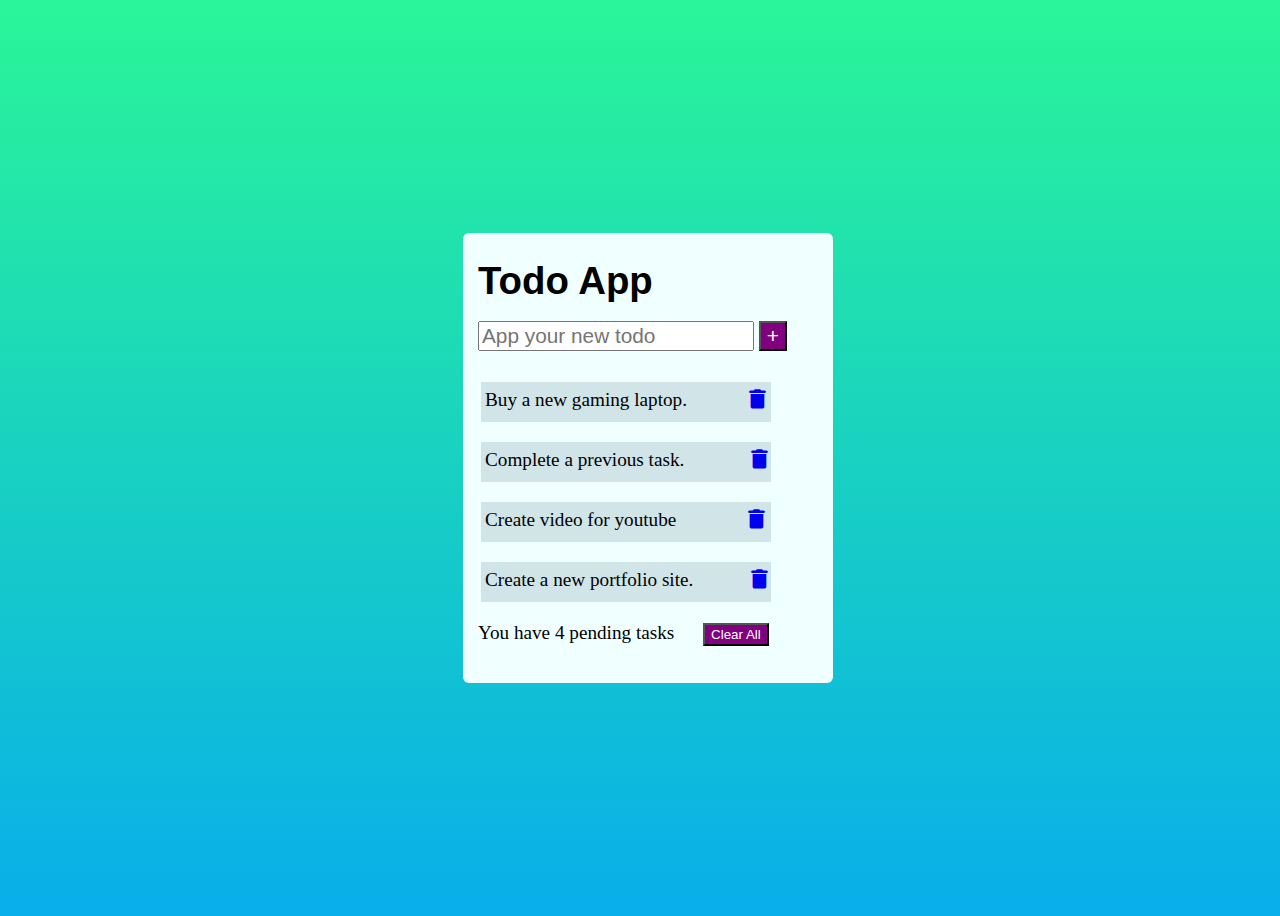
<file: project/1tamrin aval to do/index.html>
<!DOCTYPE html>
<html lang="en">

<head>
    <meta charset="UTF-8">
    <meta http-equiv="X-UA-Compatible" content="IE=edge">
    <meta name="viewport" content="width=device-width, initial-scale=1.0">
    <title>To do</title>
    <link rel="stylesheet" href="./todo.css">
    <link rel="stylesheet" href="./fontawesome/css/all.css">
</head>

<body>
    <div class="todo">
        <div class="name">
            <h1>Todo App</h1>
        </div>
        <div class="top">
            <input class="topp" type="text" placeholder="App your new todo" height="100px">
            <button class="topp" id="button" type="submit">+</button>
        </div>
        <div class="main">
            <ul class="list">
                <div class="li">
                    <li class="li1">Buy a new gaming laptop. &emsp;&emsp;&ensp;&nbsp;&nbsp;<span><a href="#"><i
                                    class="fa-solid fa-trash"></i></a></span>
                    </li>
                </div>
                <div class="li">
                    <li class="li1">Complete a previous task. &emsp;&emsp;&ensp;&nbsp;&ensp;<span><a href="#"><i
                                    class="fa-solid fa-trash"></i></a></span>
                    </li>
                </div>
                <div class="li">
                    <li class="li1">Create video for youtube &emsp;&emsp;&nbsp;&nbsp;&nbsp;&ensp;&nbsp;<span><a
                                href="#"><i class="fa-solid fa-trash"></i></a></span>
                    </li>
                </div>
                <div class="li">
                    <li class="li1">Create a new portfolio site. &emsp;&emsp;&ensp;&nbsp;<span><a href="#"><i
                                    class="fa-solid fa-trash"></i></a></span></li>
                </div>
            </ul>
        </div>
        <div class="bottom">
            <p class="cl">You have 4 pending tasks&emsp;&nbsp; <span><button class="clear" type="submit">Clear
                        All</button></span>
            </p>
        </div>
    </div>
</body>

</html>
</file>
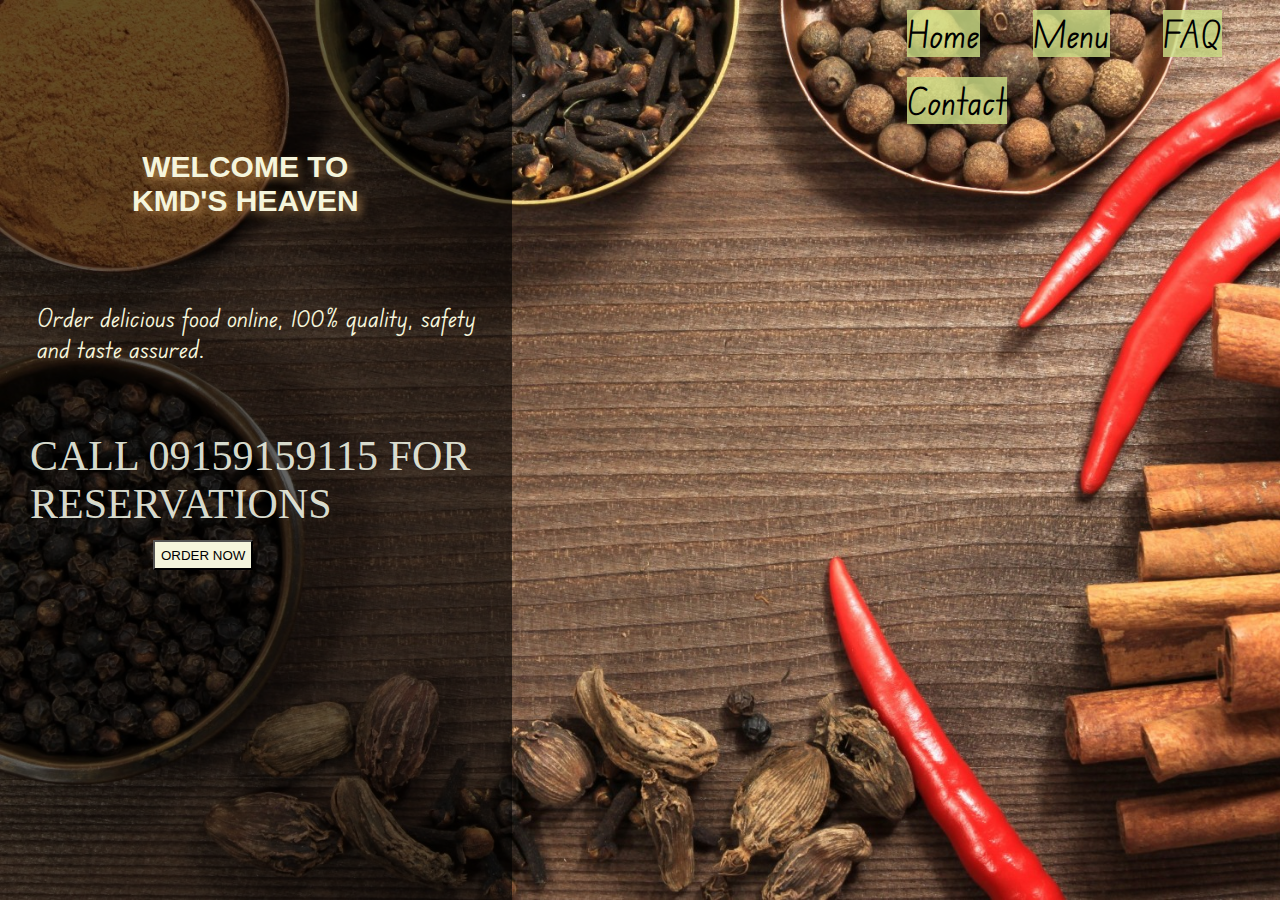
<file: project/Restaurant/index.html>
<!DOCTYPE html>
<html lang="en">

<head>
    <meta charset="UTF-8">
    <meta http-equiv="X-UA-Compatible" content="IE=edge">
    <meta name="viewport" content="width=device-width, initial-scale=1.0">
    <title>KMD's Restaurant</title>
    <link rel="stylesheet" href="./style.css">
    <link rel="preconnect" href="https://fonts.googleapis.com">
    <link rel="preconnect" href="https://fonts.gstatic.com" crossorigin>
    <link href="https://fonts.googleapis.com/css2?family=Edu+NSW+ACT+Foundation&family=Edu+VIC+WA+NT+Beginner:wght@700&display=swap" rel="stylesheet">
    <link rel="preconnect" href="https://fonts.googleapis.com">
<link rel="preconnect" href="https://fonts.gstatic.com" crossorigin>
<link href="https://fonts.googleapis.com/css2?family=Edu+NSW+ACT+Foundation&family=Edu+VIC+WA+NT+Beginner:wght@700&family=Saira:wght@100&display=swap" rel="stylesheet">
</head>

<body>
    <div class="rest">
        <div class="top">
            <ul class="list">
                <li class="li" id="f1">Home</li>
                <li class="li">Menu</li>
                <li class="li">FAQ</li>
                <li class="li">Contact</li>
            </ul>
        </div>
        <div class="body">
            <div class="sidebar">
                <h1 class="h1"> &emsp;WELCOME TO <br> &emsp;KMD'S HEAVEN</h1>
                <p class="p">Order delicious food online, 100% quality, safety and taste assured.</p>
                <div class="order">
                    <p class="pp">CALL 09159159115 FOR RESERVATIONS</p>
                    <button class="but" type="submit">ORDER NOW</button>
                </div>

            </div>
        </div>
    </div>
</body>

</html>
</file>
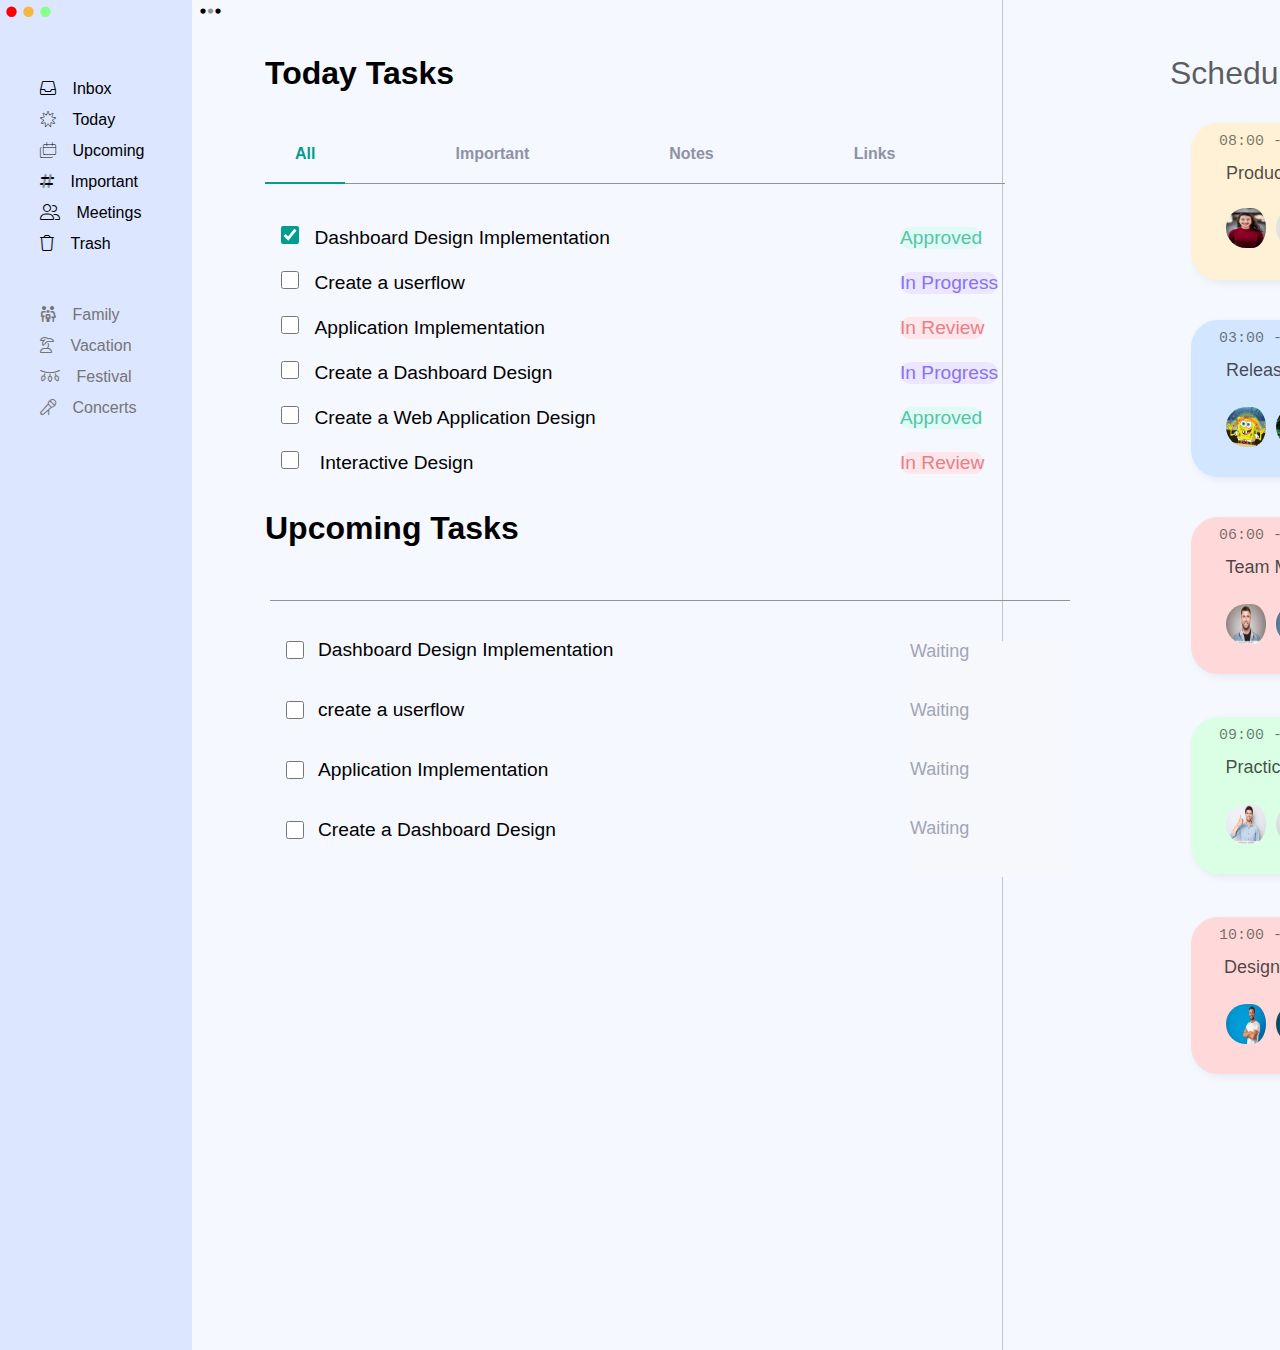
<file: projects/Dashboard/index.html>
<!DOCTYPE html>
<html lang="en">

<head>
    <meta charset="UTF-8">
    <meta http-equiv="X-UA-Compatible" content="IE=edge">
    <meta name="viewport" content="width=device-width, initial-scale=1.0">
    <title>Dashboard</title>
    <link rel="stylesheet" href="./style.css">
    <link rel="stylesheet" href="./fontawesome/css/all.css">
    <link rel="icon short-cut" href="./img/20220728_165956.png">

</head>

<body>
    <div class="left">
        <div class="left-up">
            <p class="eo"><span class="red" style="color:red ;">.</span><span class="orange"
                    style="color:rgba(255, 166, 0, 0.742) ;">.</span><span class="green"
                    style="color:rgb(138, 255, 138) ;">.</span>
        </div>
        <i class="fa-duotone fa-ellipsis" id="bi"></i>
        <div class="lbn">
            <div class="left-body">
                <ul class="l">
                    <li><span><i class="fa-light fa-inbox"></i>
                            <p>Inbox</p>
                        </span></li>
                    <li><span><i class="fa-thin fa-bahai"></i></span>
                        <p> Today</p>
                    </li>
                    <li><span><i class="fa-thin fa-calendars"></i></span>
                        <p>Upcoming</p>
                    </li>
                    <li><span><i class="fa-duotone fa-hashtag"></i></span>
                        <p>Important</p>
                    </li>
                    <li><span><i class="fa-light fa-user-group"></i></span>
                        <p>Meetings</p>
                    </li>
                    <li><span><i class="fa-light fa-trash"></i></span>
                        <p>Trash</p>
                    </li>
                </ul>
            </div>
            <div class="left-bot">
                <ul class="l">
                    <li><span><i class="fa-regular fa-family"></i></span>
                        <p> Family</p>
                    </li>
                    <li><span><i class="fa-light fa-island-tropical"></i></span>
                        <p>Vacation</p>
                    </li>
                    <li><span><i class="fa-light fa-lights-holiday"></i></span>
                        <p>Festival</p>
                    </li>
                    <li><span><i class="fa-light fa-microphone-stand"></i></span>
                        <p>Concerts</p>
                    </li>
                </ul>
            </div>
        </div>
    </div>
    <div class="body">
        <div class="ttk">
            <h1>Today Tasks</h1>
            <div class="asl">
                <div class="label-wrapper">
                    <input class="nav-item" type="radio" id="opt-1" name="cat" checked>
                    <label class="category" for="opt-1">All</label>
                </div>
                <div class="label-wrapper">
                    <input class="nav-item" type="radio" id="opt-2" name="cat">
                    <label class="category" for="opt-2">Important</label>
                </div>
                <div class="label-wrapper">
                    <input class="nav-item" type="radio" id="opt-3" name="cat">
                    <label class="category" for="opt-3">Notes</label>
                </div>
                <div class="label-wrapper">
                    <input class="nav-item" type="radio" id="opt-4" name="cat">
                    <label class="category" for="opt-4">Links</label>
                </div>
            </div>
            <ul class="tdy">
                <li><span><input class="check" type="checkbox" id="a1" checked></span><label for="a1"
                        class="labe">Dashboard Design Implementation</label>
                </li>
                <div class="Approved"><span class="ca"> Approved</span></div>
                <li><span><input class="check" type="checkbox" id="a2"></span><label for="a2" class="labe">Create a
                        userflow </label> </li>
                <div class="Progress"><span class="ca">In Progress</span></div>
                <li><span><input class="check" type="checkbox" id="a3"></span><label for="a3" class="labe">Application
                        Implementation</label></li>
                <div class="Review"><span class="ca">In Review</span></div>
                <li><span><input class="check" type="checkbox" id="a4"></span><label for="a4" class="labe">Create a
                        Dashboard Design</label></li>
                <div class="Progress"><span class="ca">In Progress</span></div>
                <li><span><input class="check" type="checkbox" id="a5"></span><label for="a5" class="labe">Create a Web
                        Application Design</label>
                </li>
                <div class="Approved"><span class="ca"> Approved</span></div>
                <li><span><input class="check" type="checkbox" id="a6"></span> <label for="a6" class="labe">Interactive
                        Design</label></li>
                <div class="Review"><span class="ca"> In Review</span></div>
            </ul>
        </div>
        <div class="ugk">
            <h1 class="UpcomingTasks">Upcoming Tasks</h1>
            <h2></h2>
            <ul class="nd">
                <li><span><input type="checkbox" id="b1"></span><p><label for="b1">Dashboard Design Implementation</label> </p></li>
                <li><span><input type="checkbox" id="b2"></span><p><label for="b2">create a userflow</label> </p></li>
                <li><span><input type="checkbox" id="b3"></span><p><label for="b3">Application Implementation</label> </p></li>
                <li><span><input type="checkbox" id="b4"></span><p><label for="b4">Create a Dashboard Design</label> </p></li>
            </ul>
            <ul class="wait">
                <li>Waiting</li>
                <li>Waiting</li>
                <li>Waiting</li>
                <li>Waiting</li>
            </ul>
        </div>
    </div>
    <div class="right">
        <div class="right-top">
            <i class="fa-light fa-user-group"></i>
            <span class="adad">5</span>
        </div>
        <header class="rightheader">
            <h1>Schedule</h1>
        </header>
        <div class="contant">
            <div class="tby">
                <div class="tby-top">
                    <div class="time">
                        08:00 - 09:00 AM
                    </div>
                    <div class="task-name">
                        Product Review
                    </div>
                    <div class="ico">
                        <span class="khast"><i class="fa-light fa-ellipsis-stroke-vertical"></i></span>
                    </div>
                    <div class="tby-bot">
                        <img src="./img/1.jpg" style="border-radius: 50px; width:40px;height: 40px; ">
                        <img src="./img/2.jpg" style="border-radius: 50px; width:40px;height: 40px; ">
                        <img src="./img/3.jpg" style="border-radius: 50px; width:40px;height: 40px; ">
                        <img src="./img/4.png" style="border-radius: 50px; width:40px;height: 40px; ">
                    </div>
                </div>
            </div>
            <div class="tbb">
                <div class="tbb-top">
                    <div class="time">
                        10:00 - 11:00 PM
                    </div>
                    <div class="task-name">
                        Design Meeting
                    </div>
                    <div class="ico">
                        <span class="khast"><i class="fa-light fa-ellipsis-stroke-vertical"></i></span>
                    </div>
                    <div class="tbb-bot">
                        <img src="./img/18.jpg" style="border-radius: 50px; width:40px;height: 40px; ">
                        <img src="./img/19.jpg" style="border-radius: 50px; width:40px;height: 40px; ">
                        <img src="./img/20.jpg" style="border-radius: 50px; width:40px;height: 40px; ">
                        <img src="./img/21.jpg" style="border-radius: 50px; width:40px;height: 40px; ">
                    </div>
                </div>
            </div>
        </div>
        <div class="tbg">
            <div class="tbg-top">
                <div class="time">
                    03:00 - 04:00 PM
                </div>
                <div class="task-name">
                    Release Event
                </div>
                <div class="ico">
                    <span class="khast"><i class="fa-light fa-ellipsis-stroke-vertical"></i></span>
                </div>
                <div class="tbg-bot">
                    <img src="./img/5.jpg" style="border-radius: 50px; width:40px;height: 40px; ">
                    <img src="./img/6.jpg" style="border-radius: 50px; width:40px;height: 40px; ">
                    <img src="./img/7.jpg" style="border-radius: 50px; width:40px;height: 40px; ">
                    <img src="./img/8.jpg" style="border-radius: 50px; width:40px;height: 40px; ">
                </div>
            </div>
        </div>
        <div class="tbbb">
            <div class="tbbb-top">
                <div class="time">
                    06:00 - 07:00 PM
                </div>
                <div class="task-name">
                    Team Meeting
                </div>
                <div class="ico">
                    <span class="khast"><i class="fa-light fa-ellipsis-stroke-vertical"></i></span>
                </div>
                <div class="tbbb-bot">
                    <img src="./img/9.jpg" style="border-radius: 50px; width:40px;height: 40px; ">
                    <img src="./img/22.jpg" style="border-radius: 50px; width:40px;height: 40px; ">
                    <img src="./img/10.jpg" style="border-radius: 50px; width:40px;height: 40px; ">
                </div>
            </div>
        </div>
        <div class="tbyy">
            <div class="tbyy-top">
                <div class="time">
                    09:00 - 10:00 PM
                </div>
                <div class="task-name">
                    Practice
                </div>
                <div class="ico">
                    <span class="khast"><i class="fa-light fa-ellipsis-stroke-vertical"></i></span>
                </div>
                <div class="tbyy-bot">
                    <img src="./img/11.jpg" style="border-radius: 50px; width:40px;height: 40px; ">
                    <img src="./img/12.jpg" style="border-radius: 50px; width:40px;height: 40px; ">
                    <img src="./img/14.jpg" style="border-radius: 50px; width:40px;height: 40px; ">
                </div>
            </div>
        </div>
    </div>
    </div>
</body>

</html>
</file>
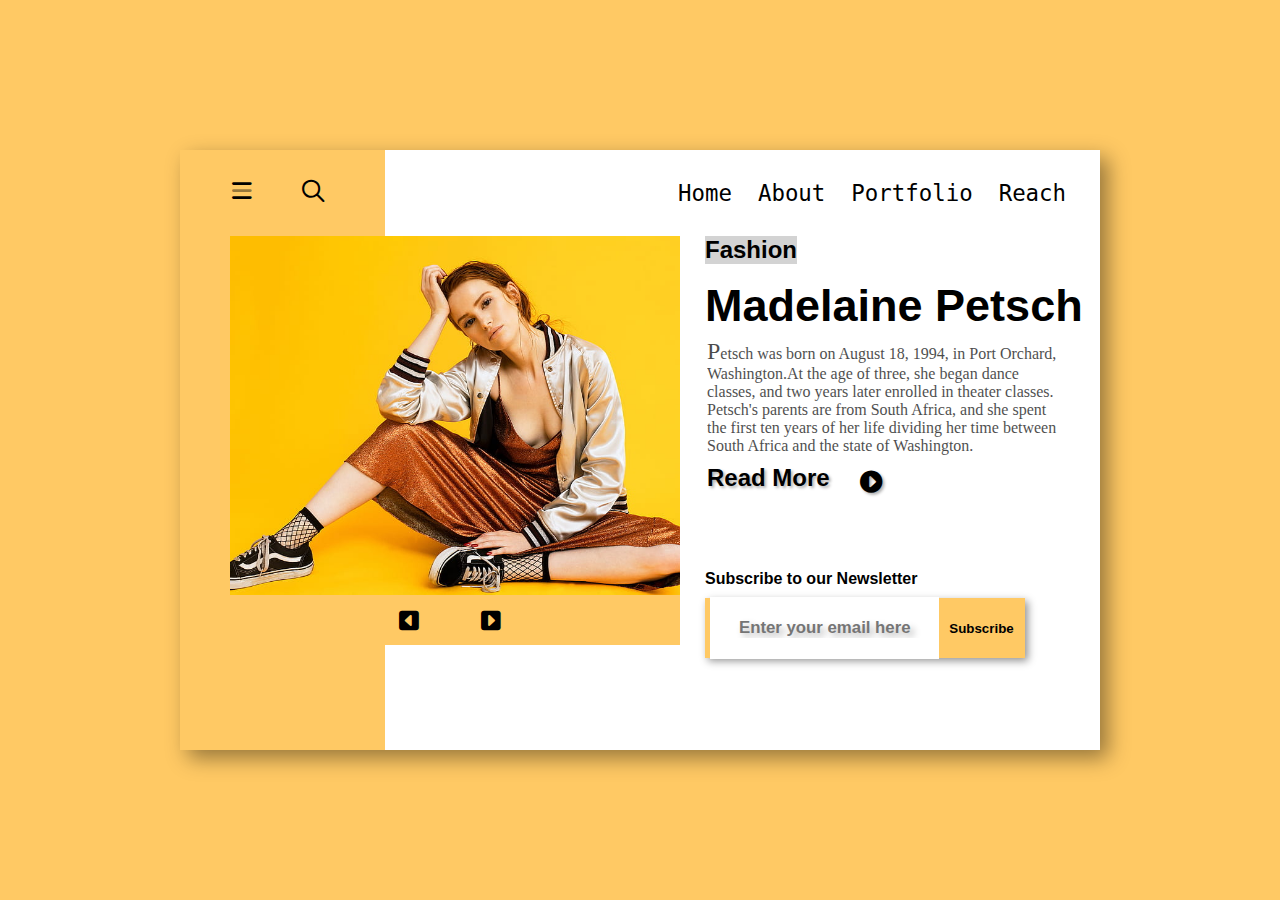
<file: projects/Madelaine/index.html>
<!DOCTYPE html>
<html lang="en">

<head>
    <meta charset="UTF-8">
    <meta http-equiv="X-UA-Compatible" content="IE=edge">
    <meta name="viewport" content="width=device-width, initial-scale=1.0">
    <title>kmd</title>
    <link rel="stylesheet" href="./style.css">
    <link rel="stylesheet" href="./fontawesome/css/all.css">
    <link rel="icon short-cut" href="./img/20220728_165956.png">
</head>

<body>
    <div class="body">
        <div class="is">
            <div class="navbar">
                <div class="icon">
                    <i id="b1" class="fa-duotone fa-bars"></i>
                    <i id="b2" class="fa-regular fa-magnifying-glass"></i>
                </div>
                <div class="link">
                    <li class="li">Home</li>
                    <li class="li">About</li>
                    <li class="li">Portfolio</li>
                    <li class="li">Reach</li>
                </div>
            </div>
            <div class="ri">
                <div class="picture"></div>
                <div class="change">
                    <button class="leftrigh"><i class="fa-solid fa-square-caret-left"></i></button>
                    <button class="leftrigh"><i class="fa-solid fa-square-caret-right"></i></button>
                </div>
            </div>
        </div>
        <div class="section">
            <h2 class="cat">Fashion</h2>
            <h1 class="name">Madelaine Petsch</h1>
            <p class="para">etsch was born on August 18, 1994, in Port Orchard, Washington.At the age of three, she began dance
                classes, and two years later enrolled in theater classes. Petsch's parents are from South Africa, and
                she spent the first ten years of her life dividing her time between South Africa and the state of
                Washington.</p>
            <h3 class="read">Read More</h3><i class="fa-solid fa-circle-caret-right" id="re"></i>
            <div class="fot">
                <h4>Subscribe to our Newsletter</h4>
                <div class="bas">
                    <input class="enter" type="text" placeholder="Enter your email here">
                    <button class="subscribe" type="submit">Subscribe</button></span>
                </div>
            </div>
        </div>

    </div>

</body>

</html>
</file>
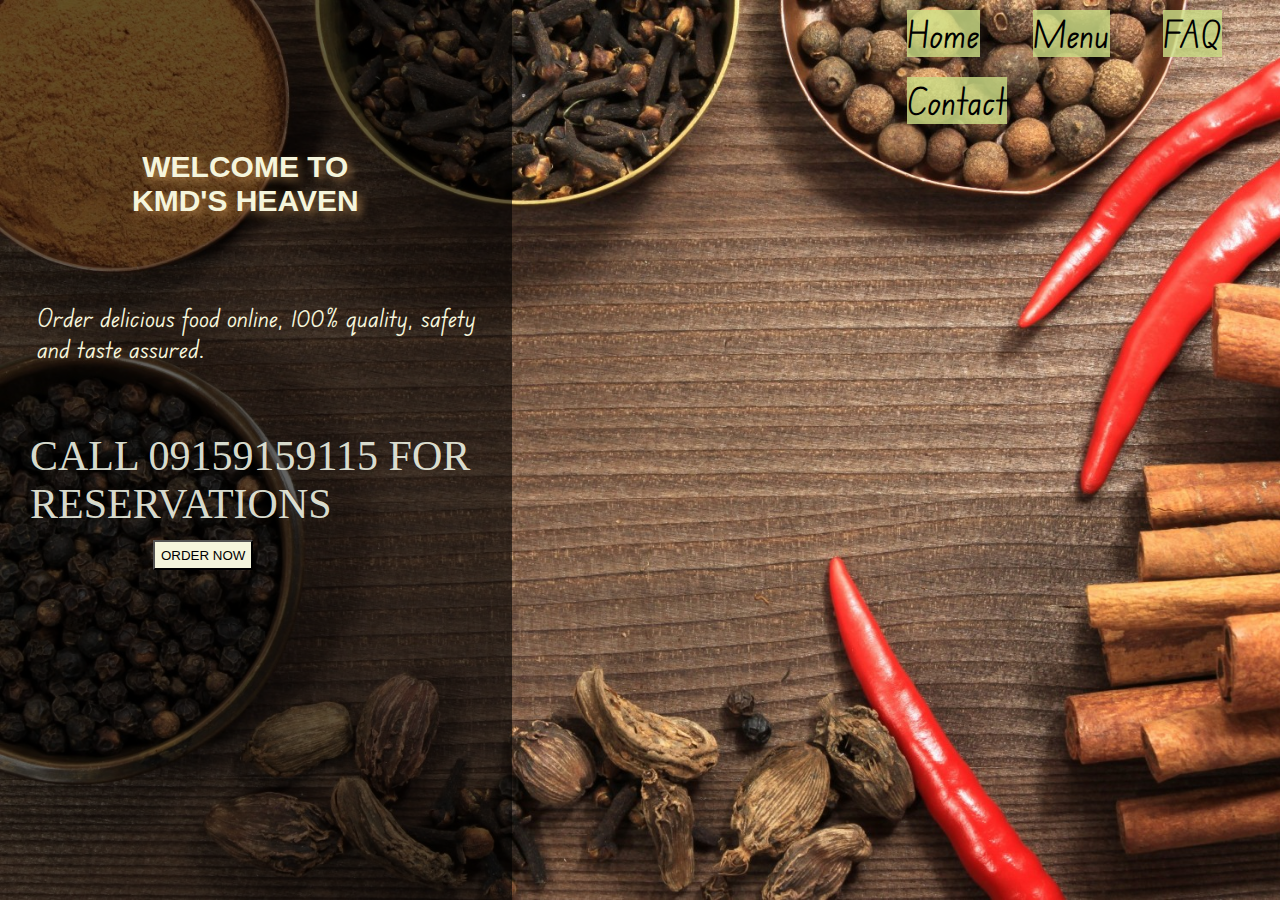
<file: projects/Restaurant/index.html>
<!DOCTYPE html>
<html lang="en">

<head>
    <meta charset="UTF-8">
    <meta http-equiv="X-UA-Compatible" content="IE=edge">
    <meta name="viewport" content="width=device-width, initial-scale=1.0">
    <title>KMD's Restaurant</title>
    <link rel="stylesheet" href="./style.css">
    <link rel="preconnect" href="https://fonts.googleapis.com">
    <link rel="preconnect" href="https://fonts.gstatic.com" crossorigin>
    <link
        href="https://fonts.googleapis.com/css2?family=Edu+NSW+ACT+Foundation&family=Edu+VIC+WA+NT+Beginner:wght@700&display=swap"
        rel="stylesheet">
    <link rel="preconnect" href="https://fonts.googleapis.com">
    <link rel="preconnect" href="https://fonts.gstatic.com" crossorigin>
    <link
        href="https://fonts.googleapis.com/css2?family=Edu+NSW+ACT+Foundation&family=Edu+VIC+WA+NT+Beginner:wght@700&family=Saira:wght@100&display=swap"
        rel="stylesheet">
</head>

<body>
    <div class="rest">
        <div class="top">
            <ul class="list">
                <li class="li" id="f1">Home</li>
                <li class="li">Menu</li>
                <li class="li">FAQ</li>
                <li class="li">Contact</li>
            </ul>
        </div>
        <div class="body">
            <div class="sidebar">
                <h1 class="h1"> &emsp;WELCOME TO <br> &emsp;KMD'S HEAVEN</h1>
                <p class="p">Order delicious food online, 100% quality, safety and taste assured.</p>
                <div class="order">
                    <p class="pp">CALL 09159159115 FOR RESERVATIONS</p>
                    <button class="but" type="submit">ORDER NOW</button>
                </div>

            </div>
        </div>
    </div>
</body>

</html>
</file>
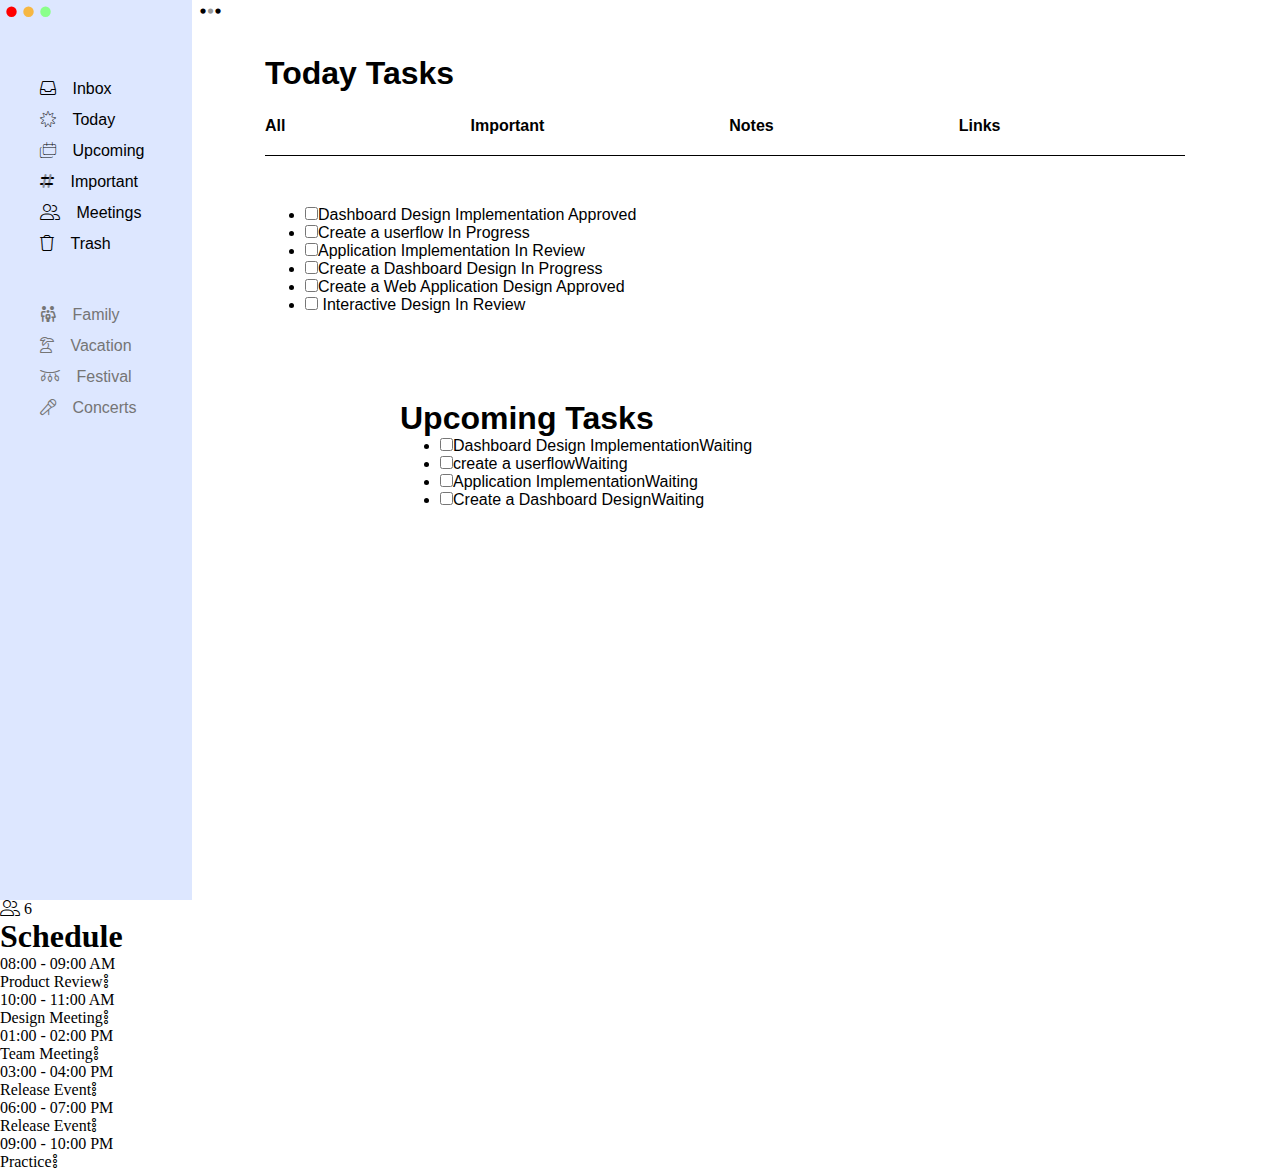
<file: projects/taskss(kamel nist)/index.html>
<!DOCTYPE html>
<html lang="en">

<head>
    <meta charset="UTF-8">
    <meta http-equiv="X-UA-Compatible" content="IE=edge">
    <meta name="viewport" content="width=device-width, initial-scale=1.0">
    <title>tasks</title>
    <link rel="stylesheet" href="./style.css">
    <link rel="stylesheet" href="./fontawesome/css/all.css">
</head>

<body>
    <div class="left">
        <div class="left-up">
            <p class="eo"><span class="red" style="color:red ;">.</span><span class="orange"
                    style="color:rgba(255, 166, 0, 0.742) ;">.</span><span class="green"
                    style="color:rgb(138, 255, 138) ;">.</span>
        </div>
        <i class="fa-duotone fa-ellipsis" id="bi"></i>
        <div class="lbn">
            <div class="left-body">
                <ul class="l">
                    <li><span><i class="fa-light fa-inbox"></i>
                            <p>Inbox</p>
                        </span></li>
                    <li><span><i class="fa-thin fa-bahai"></i></span>
                        <p> Today</p>
                    </li>
                    <li><span><i class="fa-thin fa-calendars"></i></span>
                        <p>Upcoming</p>
                    </li>
                    <li><span><i class="fa-duotone fa-hashtag"></i></span>
                        <p>Important</p>
                    </li>
                    <li><span><i class="fa-light fa-user-group"></i></span>
                        <p>Meetings</p>
                    </li>
                    <li><span><i class="fa-light fa-trash"></i></span>
                        <p>Trash</p>
                    </li>
                </ul>
            </div>
            <div class="left-bot">
                <ul class="l">
                    <li><span><i class="fa-regular fa-family"></i></span>
                        <p> Family</p>
                    </li>
                    <li><span><i class="fa-light fa-island-tropical"></i></span>
                        <p>Vacation</p>
                    </li>
                    <li><span><i class="fa-light fa-lights-holiday"></i></span>
                        <p>Festival</p>
                    </li>
                    <li><span><i class="fa-light fa-microphone-stand"></i></span>
                        <p>Concerts</p>
                    </li>
                </ul>
            </div>
        </div>
    </div>
    <div class="body">
        <div class="ttk">
            <h1>Today Tasks</h1>
            <div class="asl">
                <div class="label-wrapper">
                    <input class="nav-item" type="radio" id="opt-1" name="cat">
                    <label class="category" for="opt-1">All</label>
                </div>
                <div class="label-wrapper">
                    <input class="nav-item" type="radio" id="opt-2" name="cat">
                    <label class="category" for="opt-2">Important</label>
                </div>
                <div class="label-wrapper">
                    <input class="nav-item" type="radio" id="opt-3" name="cat">
                    <label class="category" for="opt-3">Notes</label>
                </div>
                <div class="label-wrapper">
                    <input class="nav-item" type="radio" id="opt-4" name="cat">
                    <label class="category" for="opt-4">Links</label>
                </div>
            </div>
            <ul class="tdy">
                <li><span><input class="check" type="checkbox"></span><label>Dashboard Design Implementation</label>
                    <span class="approved"> Approved</span></li>
                <li><span><input class="check" type="checkbox"></span><label>Create a userflow </label><span
                        class="progress"></span>In
                    Progress</li>
                <li><span><input class="check" type="checkbox"></span><label>Application Implementation</label><span
                        class="review"></span> In Review</li>
                <li><span><input class="check" type="checkbox"></span><label>Create a Dashboard Design</label><span
                        class="progress"></span> In Progress</li>
                <li><span><input class="check" type="checkbox"></span><label>Create a Web Application
                        Design</label><span class="approved"> Approved</span></li>
                <li><span><input class="check" type="checkbox"></span> <label>Interactive Design</label><span
                        class="review"> In Review</span></li>
            </ul>
        </div>
        <div class="ugk">
            <h1 class="UpcomingTasks">Upcoming Tasks</h1>
            <ul class="nd">
                <li><span><input type="checkbox"></span>Dashboard Design Implementation<span
                        class="waiting">Waiting</span></li>
                <li><span><input type="checkbox"></span>create a userflow<span class="waiting">Waiting</span></li>
                <li><span><input type="checkbox"></span>Application Implementation<span class="waiting">Waiting</span>
                </li>
                <li><span><input type="checkbox"></span>Create a Dashboard Design<span class="waiting">Waiting</span>
                </li>
            </ul>
        </div>
    </div>
    <div class="right">
        <div class="right-top">
            <i class="fa-light fa-user-group"></i>
            <span class="adad">6</span>
        </div>
        <header class="rightheader">
            <h1>Schedule</h1>
        </header>
        <div class="contant">
            <div class="tby">
                <div class="tby-top">
                    <div class="time">
                        08:00 - 09:00 AM
                    </div>
                    <div class="task-name">
                        Product Review<span class="khast"><i class="fa-light fa-ellipsis-stroke-vertical"></i></span>
                    </div>
                </div>
                <div class="tby-bot">
                </div>
            </div>
            <div class="tbb">
                <div class="tbb-top">
                    <div class="time">
                        10:00 - 11:00 AM
                    </div>
                    <div class="task-name">
                        Design Meeting<span class="khast"><i class="fa-light fa-ellipsis-stroke-vertical"></i></span>
                    </div>
                </div>
                <div class="tbb-bot">
                </div>
            </div>
            <div class="tbr">
                <div class="tbr-top">
                    <div class="time">
                        01:00 - 02:00 PM
                    </div>
                    <div class="task-name">
                        Team Meeting<span class="khast"><i class="fa-light fa-ellipsis-stroke-vertical"></i></span>
                    </div>
                </div>
                <div class="tbr-bot">
                </div>
            </div>
            <div class="tbg">
                <div class="tbg-top">
                    <div class="time">
                        03:00 - 04:00 PM
                    </div>
                    <div class="task-name">
                        Release Event<span class="khast"><i class="fa-light fa-ellipsis-stroke-vertical"></i></span>
                    </div>
                </div>
                <div class="tbg-bot">
                </div>
            </div>
            <div class="tbbb">
                <div class="tbbb-top">
                    <div class="time">
                        06:00 - 07:00 PM
                    </div>
                    <div class="task-name">
                        Release Event<span class="khast"><i class="fa-light fa-ellipsis-stroke-vertical"></i></span>
                    </div>
                </div>
                <div class="tbbb-bot">
                </div>
            </div>
            <div class="tbyy">
                <div class="tbyy-top">
                    <div class="time">
                        09:00 - 10:00 PM
                    </div>
                    <div class="task-name">
                        Practice<span class="khast"><i class="fa-light fa-ellipsis-stroke-vertical"></i></span>
                    </div>
                </div>
                <div class="tbyy-bot">
                </div>
            </div>
        </div>
    </div>
</body>

</html>
</file>
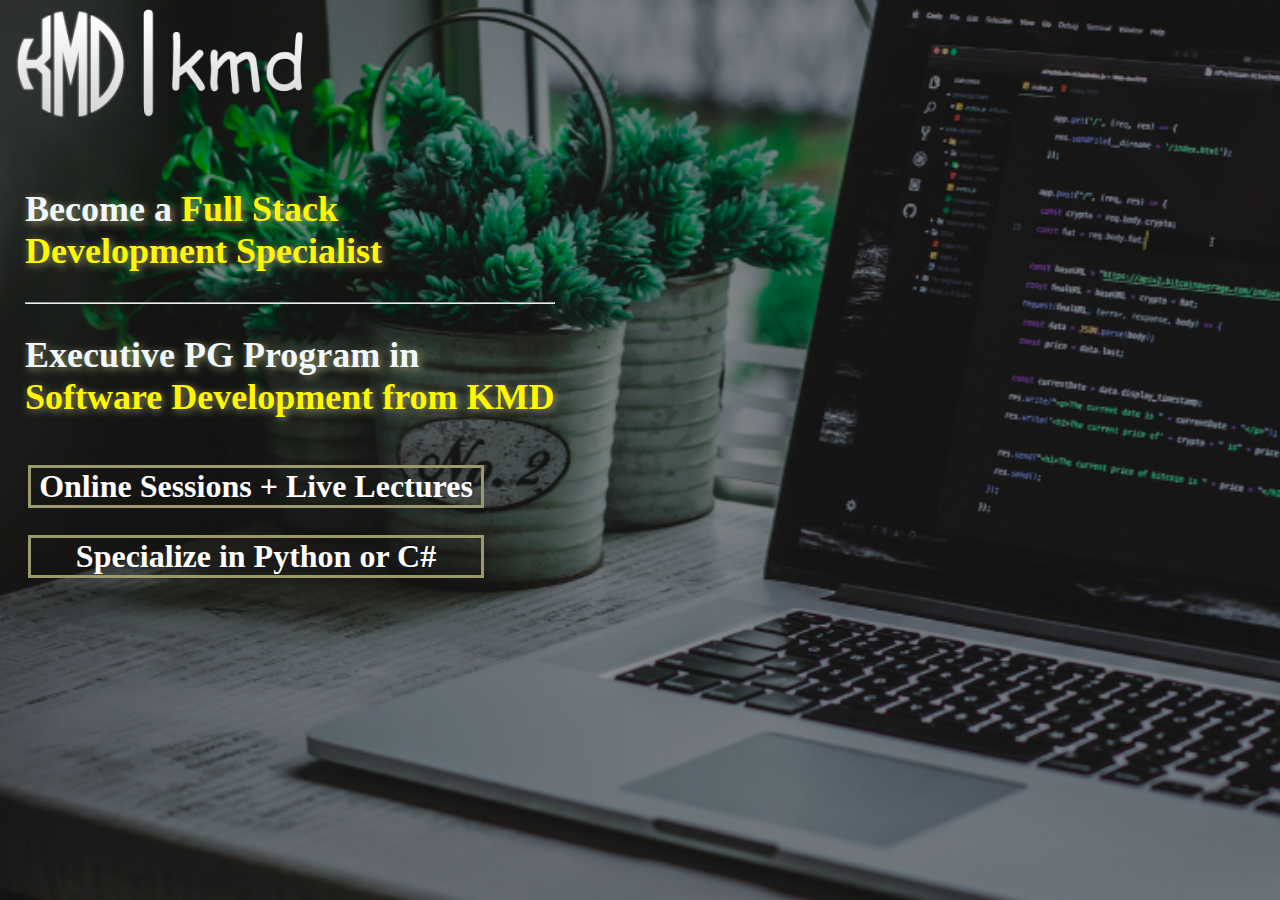
<file: projects/webpage/index.html>
<!DOCTYPE html>
<html lang="en">

<head>
    <meta charset="UTF-8">
    <meta http-equiv="X-UA-Compatible" content="IE=edge">
    <meta name="viewport" content="width=device-width, initial-scale=1.0">
    <title>KMD</title>
    <link rel="stylesheet" href="./style.css">
    <link rel="icon short-cut" href="./img/20220728_165956.png">
</head>

<body>
    <div class="body">
        <div class="logo"></div>
        <div class="main">
            <h2>Become a <span> Full Stack <br>Development Specialist</span></h2>
            <hr>
            <h2>Executive PG Program in <span> <br>Software Development from KMD</span></h2>
        </div>
        <div class="fot">
            <h2 class="link" id="l1">Online Sessions + Live Lectures</h2>
            <h2 class="link" id="l2">Specialize in Python or C#</h2>
        </div>
    </div>

</body>

</html>
</file>
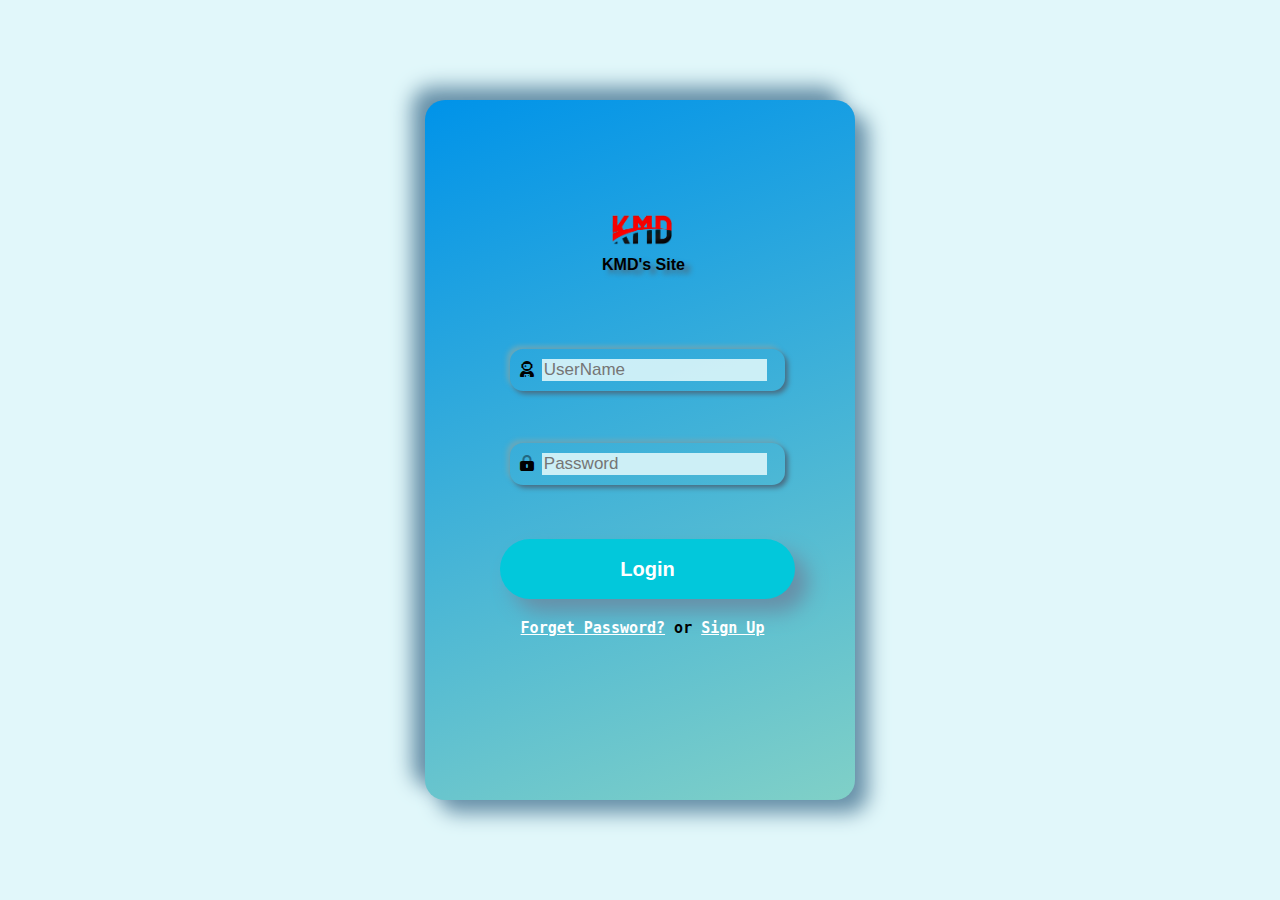
<file: projects/Login/project.html>
<!DOCTYPE html>
<html lang="en">
<head>
    <meta charset="UTF-8">
    <meta http-equiv="X-UA-Compatible" content="IE=edge">
    <meta name="viewport" content="width=device-width, initial-scale=1.0">
    <title>Document</title>
    <link rel="stylesheet" href="./style.css">
    <link rel="stylesheet" href="./fontawesome/css/all.css">
</head>
<body>
    <div class="login">
        <div class="logo"></div>
        <div class="logoname">KMD's Site</div>
        <div class="fields">
            <div class="user">
                <i class="fa-solid fa-user-astronaut" id="f0"></i>
                <input type="text" class="username" placeholder="UserName">
            </div>
            <div class="pass">
                <i class="fa-duotone fa-lock-keyhole" id="f1"></i>
                <input type="password" class="pasword" placeholder="Password">
            </div>
        </div>
        <div class="but"><button class="loginput">Login</button></div>
        <div class="link">
            <a href="#">Forget Password?</a> or <a href="#">Sign Up</a>
        </div>
    </div>
</body>
</html>
</file>
<file: project/1tamrin aval to do/todo.css>
/* *{
    margin: 0;
} */
body{
    height: 100vh;
    width: 100vw;
    background-color: #08AEEA;
    background-image: -webkit-linear-gradient(0deg, #08AEEA 0%, #2AF598 100%);
    background-image: -moz-linear-gradient(0deg, #08AEEA 0%, #2AF598 100%);
    background-image: -o-linear-gradient(0deg, #08AEEA 0%, #2AF598 100%);
    background-image: linear-gradient(0deg, #08AEEA 0%, #2AF598 100%);
    display: grid;
    justify-content: center;
    align-items: center;
    font-size: larger;
}
.todo{
    height: 450px;
    width: 370px;
    background-color: azure;
    display: flex;
    flex-direction: column;
    justify-content: center;
    position: relative;
    border-radius: 6px;
    
}
.name{
    font-family: Arial, Helvetica, sans-serif;
    position: absolute;
    top: 0px;
    left: 15px;
}
.top{
    position: absolute;
    top: 88px;
    left: 15px;
}
.topp{
    font-size:1.3rem;
}
#button {
    color: white;
    background-color: purple;
    cursor: pointer;
}
i:hover{
    text-shadow: 2px 3px 8px red ;
}
i:visited{
    color: purple;
}
.list{
    position: absolute;
    top: 120px;
    left: -32px;
    display: flex;
    flex-direction: column;
}
.li{
    width: 290px;
    height: 40px;
    display: inline-block;
    list-style: none;
    margin: 10px;
    background-color: #8caab550;
}
.li1{
    padding-top: 7px;
    padding-left: 4px;
    text-align: left;
    justify-content: center;    
}
.bottom{
    position: absolute;
    top: 370px;
    left: 15px;
}
.clear{
    height: 23px;
    color: white;
    background-color: purple;
    cursor: pointer;
}
</file>
<file: project/Restaurant/style.css>
*{
    margin: 0;
}
body{
    position: relative;
}
.rest{
    height: 100vh;
    width: 100vw;
    background-image: url("./img/restaurant-website.jpg");
    background-repeat: no-repeat;
    background-attachment: fixed;
    background-size: cover;
}
.list{
    position: absolute;
    left: 828px;
}
.li{
    font-family: 'Edu NSW ACT Foundation', cursive;    
    background-color: rgba(205, 222, 135, 0.815);
    margin: 10px;
    display: inline-block;
    cursor: pointer;
    list-style: none;
    font-size: 37px;
    margin-left: 39px;
    transition: all 1.5s ease;
}
.li:hover{
    text-align: center;
    width: 190px;
    background-color: rgba(0, 0, 0, 0.646);
    color: bisque;
}
.sidebar {
    background-color: rgba(0, 0, 0, 0.61);
    display: flex;
    flex-direction: column;
    width: 40%;
    height: 100vh;
    justify-content: center;
    color: beige;
    position: relative;
    
}
.h1{
    text-align: center;
    font-family: Arial, Helvetica, sans-serif;
    position: absolute;
    top: 150px;
    left:102px;
    font-size: 30px;
    text-shadow: 4px 4px 8px rgba(251, 189, 113, 0.555);

}
.p{
    font-family: 'Edu VIC WA NT Beginner', cursive;    font-size: 25px;
    color: beige;
    position: absolute;
    top: 302px;
    left: 37px;
}
.pp{
    font-size: 42px;
    color: rgba(243, 247, 232, 0.902);
    position: absolute;
    top: 432px;
    left: 30px;
}
.but{
    position: absolute;
    top: 540px;
    left: 153px;
    background-color: beige;
    height: 30px;
    transition: all 2s;
}
.but:hover{
    background-color: coral;
    border-radius: 16px;
}
</file>
<file: projects/Dashboard/style.css>
* {
    margin: 0;
}

body {
    position: relative;
    background-color: #f5f8ff;
}

.left {
    position: relative;
    width: 15%;
    height: 150vh;
    background-color: #d7e3ffd8;
}

.left-up {
    cursor: pointer;
    display: flex;
}

.eo {
    cursor: pointer;
    left: 3px;
    top: -64px;
    position: absolute;
    font-size: 5.5rem;
}

.eo span {
    margin: -2.5px;
}

#bi {
    cursor: pointer;
    top: -1px;
    left: 200px;
    position: absolute;
    font-size: x-large;
}

.lbn {
    font-family: Arial, Helvetica, sans-serif;
    position: absolute;
    top: 80px;
}

.lbn p {
    text-align: left;
    display: inline-block;
}

.l {
    list-style: none;
    text-align: left;
}

.l p {
    cursor: pointer;
    text-align: left;
}

.left-body {
    margin-bottom: 40px;
}

.left-body i {
    cursor: pointer;
    margin-right: 12px;
    margin-bottom: 15px;

}

.left-bot i {
    cursor: pointer;
    margin-right: 12px;
    margin-bottom: 15px;
}

.left-bot {
    color: rgb(117, 117, 117);
}

.body {
    border-right: 1px solid rgba(0, 0, 0, 0.212);
    font-family: Arial, Helvetica, sans-serif;
    width: 47%;
    height: 150vh;
    position: absolute;
    top: 0;
    left: 400px;
}

.ttk {
    position: absolute;
    top: 55px;
    left: -135px;
}

.asl {
    color: #8e92a4;
    display: flex;
    margin-bottom: 50px;
    list-style: none;
    border-bottom: 1px solid #8e92a4;
    padding: 10px 0px 20px 0px;
}

.label-wrapper {
    margin-top: 25px;
    margin-right: 80px;
}


.nav-item {
    visibility: hidden;
}

.category {
    border-bottom: 1px solid #8e92a400;
    font-family: Arial, Helvetica, sans-serif;
    font-weight: 600;
    padding: 20px 30px;
    cursor: pointer;
}

#opt-1:checked+label,
#opt-2:checked+label,
#opt-3:checked+label,
#opt-4:checked+label {
    color: #009e90;
    border-bottom: 2px solid #009e90;
}

.tdy {
    display: flex;
    flex-direction: column;
    font-size: larger;
    font-family: Arial, Helvetica, sans-serif;
    list-style: none;
}

.tdy li {
    margin-top: -18px;
    margin-left: -25px;
    padding-bottom: 30px;
}

.check {
    margin-top: 10px;
    accent-color: #009e90;
    height: 18px;
    width: 20px;
    margin-right: 14.5px;
}

.ca {
    display: flex;
    flex-direction: column;
    align-items: center;
    margin-top: -52px;
}


.tdy {
    position: relative;
}

.Approved span {
    position: absolute;
    left: 635px;
    flex-direction: column;
    align-items: center;
    display: inline;
    background-color: #e0fbf6;
    color: #58c2a9;
    border-radius: 20px;
}

.Progress span {
    position: absolute;
    left: 635px;
    flex-direction: column;
    align-items: center;
    display: inline;
    background-color: #ece7fe;
    color: #8972f3;
    border-radius: 20px;
}

.Review span {
    position: absolute;
    left: 635px;
    flex-direction: column;
    align-items: center;
    display: inline;
    background-color: #fde7ea;
    color: #e77f89;
    border-radius: 20px;
}

.right {
    position: absolute;
    top: 0px;
    left: 1250px;
}
.right i{
    cursor: pointer;
}
.right i:hover{
    text-shadow:3px 3px 5px rgba(0, 0, 0, 0.409);
}
.right-top {
    position: absolute;
    top: 30px;
    left: 160px;
}

.right-top i {
    font-size: larger;
    position: absolute;
    top: 7px;
    left: 7px;
}

.adad {
    border-radius: 30px;
    font-family: monospace;
    font-size: xx-large;
    font-weight: 700;
    text-align: center;
    height: 30px;
    width: 30px;
    background-color: #8972f3;
    position: absolute;
    left: 40px;
    cursor: pointer;
}
.adad:hover{
    box-shadow: 2px 2px 10px #8a72f3;
}

.rightheader {
    font-family: Arial, Helvetica, sans-serif;
    position: absolute;
    top: 55px;
    left: -80px;
}

.rightheader h1 {
    font-weight: 80;
    color: rgba(0, 0, 0, 0.635);
}

.tby {
    cursor: pointer;
    box-shadow: 3px 3px 8px rgba(0, 0, 0, 0.066);
    width: 300px;
    height: 157px;
    position: absolute;
    top: 123px;
    background-color: #fff1d6;
    text-align: center;
    border-radius: 27px;
    left: -59px;
}

.tby-top {
    position: relative;
}

.tby-top .time {
    margin-top: 10px;
    margin-left: -100px;
    font-size: 15px;
    font-family: monospace;
    color: rgba(0, 0, 0, 0.534);
}

.tby-top .task-name {
    font-size: large;
    margin-top: 13px;
    color: rgba(0, 0, 0, 0.703);
    margin-left: -104px;
    font-family: Arial, Helvetica, sans-serif;
}

.tby-top .ico {
    margin-left: 230px;
    margin-top: -33px;
    color: rgba(0, 0, 0, 0.703);
}

.tby-bot {
    position: absolute;
    display: flex;
    top: 73px;
    left: 33px;
}

.tby-bot img {
    padding: 2px;
    padding-right: 8px;
}

.tbg {
    cursor: pointer;
    box-shadow: 3px 3px 8px rgba(0, 0, 0, 0.066);
    width: 300px;
    height: 157px;
    position: absolute;
    top: 320px;
    background-color: #d3e6ff;
    text-align: center;
    border-radius: 27px;
    left: -59px;
}

.tbg-top .time {
    margin-top: 10px;
    margin-left: -100px;
    font-size: 15px;
    font-family: monospace;
    color: rgba(0, 0, 0, 0.534);
}

.tbg-top .task-name {
    font-size: large;
    margin-top: 13px;
    color: rgba(0, 0, 0, 0.703);
    margin-left: -113px;
    font-family: Arial, Helvetica, sans-serif;
}

.tbg-top .ico {
    margin-left: 230px;
    margin-top: -33px;
    color: rgba(0, 0, 0, 0.703);
}

.tbg-bot {
    position: absolute;
    display: flex;
    top: 85px;
    left: 33px;
}

.tbg-bot img {
    padding: 2px;
    padding-right: 8px;
}

.tbbb {
    cursor: pointer;
    box-shadow: 3px 3px 8px rgba(0, 0, 0, 0.066);
    width: 300px;
    height: 157px;
    position: absolute;
    top: 517px;
    background-color: #ffd9d9;
    text-align: center;
    border-radius: 27px;
    left: -59px;
}

.tbbb-top .time {
    margin-top: 10px;
    margin-left: -100px;
    font-size: 15px;
    font-family: monospace;
    color: rgba(0, 0, 0, 0.534);
}

.tbbb-top .task-name {
    font-size: large;
    margin-top: 13px;
    color: rgba(0, 0, 0, 0.703);
    margin-left: -118px;
    font-family: Arial, Helvetica, sans-serif;
}

.tbbb-top .ico {
    margin-left: 230px;
    margin-top: -33px;
    color: rgba(0, 0, 0, 0.703);
}

.tbbb-bot {
    position: absolute;
    display: flex;
    top: 85px;
    left: 33px;
}

.tbbb-bot img {
    padding: 2px;
    padding-right: 8px;
}

.tbyy {
    cursor: pointer;
    box-shadow: 3px 3px 8px rgba(0, 0, 0, 0.066);
    width: 300px;
    height: 157px;
    position: absolute;
    top: 717px;
    background-color: #daffe5;
    text-align: center;
    border-radius: 27px;
    left: -59px;
}

.tbyy-top .time {
    margin-top: 10px;
    margin-left: -100px;
    font-size: 15px;
    font-family: monospace;
    color: rgba(0, 0, 0, 0.534);
}

.tbyy-top .task-name {
    font-size: large;
    margin-top: 13px;
    color: rgba(0, 0, 0, 0.703);
    margin-left: -166px;
    font-family: Arial, Helvetica, sans-serif;
}

.tbyy-top .ico {
    margin-left: 230px;
    margin-top: -33px;
    color: rgba(0, 0, 0, 0.703);
}

.tbyy-bot {
    position: absolute;
    display: flex;
    top: 85px;
    left: 33px;
}

.tbyy-bot img {
    padding: 2px;
    padding-right: 8px;
}

.tbb {
    cursor: pointer;
    box-shadow: 3px 3px 8px rgba(0, 0, 0, 0.066);
    width: 300px;
    height: 157px;
    position: absolute;
    top: 917px;
    background-color: #ffd9d9;
    text-align: center;
    border-radius: 27px;
    left: -59px;
}

.tbb-top .time {
    margin-top: 10px;
    margin-left: -100px;
    font-size: 15px;
    font-family: monospace;
    color: rgba(0, 0, 0, 0.534);
}

.tbb-top .task-name {
    font-size: large;
    margin-top: 13px;
    color: rgba(0, 0, 0, 0.703);
    margin-left: -109px;
    font-family: Arial, Helvetica, sans-serif;
}

.tbb-top .ico {
    margin-left: 230px;
    margin-top: -33px;
    color: rgba(0, 0, 0, 0.703);
}

.tbb-bot {
    position: absolute;
    display: flex;
    top: 85px;
    left: 33px;
}

.tbb-bot img {
    padding: 2px;
    padding-right: 8px;
}

.tby:hover {
    transition: all 0.5s;
    box-shadow: 3px 3px 8px rgba(0, 0, 0, 0.527);
}

.tbb:hover {
    transition: all 0.5s;
    box-shadow: 3px 3px 8px rgba(0, 0, 0, 0.527);
}

.tbg:hover {
    transition: all 0.5s;
    box-shadow: 3px 3px 8px rgba(0, 0, 0, 0.527);
}

.tbbb:hover {
    box-shadow: 3px 3px 8px rgba(0, 0, 0, 0.527);
    transition: all 0.5s;

}

.tbyy:hover {
    box-shadow: 3px 3px 8px rgba(0, 0, 0, 0.527);
    transition: all 0.5s;

}
.labe{
    cursor: pointer;
}
.labe:hover{
 text-shadow:2px 2px 10px #009e913c ;
}

.ugk {
    position: absolute;
    top: 600px;
}
.UpcomingTasks{
    font-family: Arial, Helvetica, sans-serif;
    position: absolute;
    top: -90px;
    left: -135px;
}
.ugk h2{
    margin-left: -130px;
    width: 800px;
    border-bottom: 1px solid #8e92a4;
}
.nd{
    list-style: none;
    margin-top: 50px;
    margin-left: -155px;
}
.nd li{
    font-size: larger;
    margin-top: -10px;
    padding-bottom: 50px;
}
.nd li input{
    accent-color: #009e90;
    height: 18px;
    width: 20px;
}
.nd p{
    margin-left: 33px;
    margin-top: -25px;
}
.wait{
    list-style: none;
    font-size: large;
    margin-top: -250px;
    margin-left: 470px;
}
.wait li{
    padding-bottom: 38px;
    background-color: #f7f8fc;
    color: #a0a6b5;
}
.nd label{
    cursor: pointer;
}
.red{
    cursor: pointer;
}
.red:hover{
    text-shadow: 2px 3px 5px rgba(255, 0, 0, 0.5);
}
.orange{
    cursor: pointer;
}
.orange:hover{
    text-shadow: 2px 3px 5px rgba(255, 145, 0, 0.5);
}
.green{
    cursor: pointer;
}
.green:hover{
    text-shadow: 2px 3px 5px rgba(0, 255, 4, 0.5);
}
</file>
<file: projects/Madelaine/style.css>
* {
    margin: 0;
}

body {
    height: 100vh;
    width: 100vw;
    background-color: rgb(255, 201, 100);
    display: flex;
    align-items: center;
    justify-content: center;

}

.body {
    position: relative;
    flex-direction: column;
    width: 920px;
    height: 600px;
    background-color: white;
    box-shadow: 8px 8px 20px rgba(0, 0, 0, 0.413);
    /* -8px -8px 20px rgba(0, 0, 0, 0.413); */

}

.is {
    position: absolute;
    background-color: rgb(255, 201, 100);
    height: 100%;
    width: 16vw;
}

.navbar {
    display: flex;
    width: 100%;
}

.link {
    cursor: pointer;
    font-family: monospace;
    font-size: 1.4rem;
    margin-top: 30px;
    display: flex;
    list-style: none;
    margin-left: 396px;
    position: relative;
}

.li {
    margin-right: 26px;
}
.li:hover{
    /* display: flex;
    align-items: flex-end; */
    border: 5px solid rgb(255, 201, 100);
    height: 18px;
    background-color: rgb(255, 201, 100);
    text-shadow: 3px 4px 8px;
}
i {
    cursor: pointer;
    display: block;
    margin-top: 30px;
    font-size: 1.4rem;
    margin-left: 20px;
    margin-right: 30px;
}

#b1 {
    margin-left: 52px;
}

#b2 {
    position: absolute;
}

.ri {
    margin-top: 30px;
    margin-left: 50px;
    width: 40%;
}

.picture {
    height: 450px;
    background: url(./img/madelaine-petsch-wallpaper-preview.jpg);
    width: 450px;
    background-repeat: no-repeat;
    background-size: contain;
}

.change {
    height: 50px;
    width: 450px;
    display: flex;
    justify-content: center;
    /* align-items: center; */
    margin-top: -91px;
    background-color: rgb(255, 201, 100);
}

.leftrigh {
    display: flex;
    justify-content: center;
    align-items: center;
    margin-bottom: 18px;
    background-color: rgb(255, 201, 100);
    border: none;
    cursor: pointer;
    padding-bottom: 10px;
}

.section {
    position: relative;
    margin-top: 130px;
    margin-left: 525px;
    width: 60%;
}
.cat{
    font-family: Arial, Helvetica, sans-serif;
    position: absolute;
    display: inline-block;
    background-color: rgba(128, 128, 128, 0.347);
    margin-top: -44px;
}
.name{
    font-family: 'Gill Sans', 'Gill Sans MT', Calibri, 'Trebuchet MS', sans-serif;
    position: absolute;
    font-size: 45px;
}
.para{
    width: 350px;
    position: absolute;
    margin-top: 58px;
    margin-left: 2px;
    opacity: 0.7;
}
.para::before{
    content: "P";
    font-size: x-large;
}
.read{
    text-shadow: 2px 2px 3px rgba(0, 0, 0, 0.304);
    font-family: Verdana, Geneva, Tahoma, sans-serif;
    font-weight: bolder;
    font-size: x-large;
    position: absolute;
    margin-top: 184px;
    margin-left: 2px;

}
#re{
    text-shadow: 2px 2px 3px rgba(0, 0, 0, 0.304);
    position: absolute;
    margin-top: 191px;
    margin-left: 155px;
}
.fot{
    font-family: Arial, Helvetica, sans-serif;
    position: absolute;
    margin-top: 290px;
}
.bas{
    width: 320px;
    background-color: rgb(255, 201, 100);
    height: 60px;
    display: flex;
    justify-content: center;
    align-items: center;
    margin-top: 10px;
    box-shadow: 3px 3px 8px rgba(0, 0, 0, 0.422);
}
.subscribe{
    font-weight: 800;
    background-color: rgb(255, 201, 100);
    border: none;
    margin-left: 4px;
}
.enter{
    text-shadow: 4px 4px 7px rgba(0, 0, 0, 0.299);
    height: 60px;
    font-weight: 800;
    background-color: rgb(255, 255, 255);
    border: none;
    font-family: 'Lucida Sans', 'Lucida Sans Regular', 'Lucida Grande', 'Lucida Sans Unicode', Geneva, Verdana, sans-serif;
    text-align: center;
    font-size: 1.05rem;
}
</file>
<file: projects/Restaurant/style.css>
*{
    margin: 0;
}
body{
    position: relative;
}
.rest{
    height: 100vh;
    width: 100vw;
    background-image: url("./img/restaurant-website.jpg");
    background-repeat: no-repeat;
    background-attachment: fixed;
    background-size: cover;
}
.list{
    position: absolute;
    left: 828px;
}
.li{
    font-family: 'Edu NSW ACT Foundation', cursive;    
    background-color: rgba(205, 222, 135, 0.815);
    margin: 10px;
    display: inline-block;
    cursor: pointer;
    list-style: none;
    font-size: 37px;
    margin-left: 39px;
    transition: all 1.5s ease;
}
.li:hover{
    text-align: center;
    width: 190px;
    background-color: rgba(0, 0, 0, 0.646);
    color: bisque;
}
.sidebar {
    background-color: rgba(0, 0, 0, 0.61);
    display: flex;
    flex-direction: column;
    width: 40%;
    height: 100vh;
    justify-content: center;
    color: beige;
    position: relative;
    
}
.h1{
    text-align: center;
    font-family: Arial, Helvetica, sans-serif;
    position: absolute;
    top: 150px;
    left:102px;
    font-size: 30px;
    text-shadow: 4px 4px 8px rgba(251, 189, 113, 0.555);

}
.p{
    font-family: 'Edu VIC WA NT Beginner', cursive;    font-size: 25px;
    color: beige;
    position: absolute;
    top: 302px;
    left: 37px;
}
.pp{
    font-size: 42px;
    color: rgba(243, 247, 232, 0.902);
    position: absolute;
    top: 432px;
    left: 30px;
}
.but{
    position: absolute;
    top: 540px;
    left: 153px;
    background-color: beige;
    height: 30px;
    transition: all 2s;
}
.but:hover{
    background-color: coral;
    border-radius: 16px;
}
</file>
<file: projects/taskss(kamel nist)/style.css>
* {
    margin: 0;
}

body {
    background-color: white;
}

.left {
    position: relative;
    width: 15%;
    height: 100vh;
    background-color: #d7e3ffd8;
}

.left-up {
    display: flex;
}

.eo {
    left: 3px;
    top: -64px;
    position: absolute;
    font-size: 5.5rem;
}

.eo span {
    margin: -2.5px;
}

#bi {
    top: -1px;
    left: 200px;
    position: absolute;
    font-size: x-large;
}

.lbn {
    font-family: Arial, Helvetica, sans-serif;
    position: absolute;
    top: 80px;
}

.lbn p {
    text-align: left;
    display: inline-block;
}

.l {
    list-style: none;
    text-align: left;
}

.l p {
    text-align: left;
}

.left-body {
    margin-bottom: 40px;
}

.left-body i {
    margin-right: 12px;
    margin-bottom: 15px;

}

.left-bot i {
    margin-right: 12px;
    margin-bottom: 15px;
}

.left-bot {
    color: rgb(117, 117, 117);
}

.body {
    font-family: Arial, Helvetica, sans-serif;
    width: 65%;
    height: 100vh;
    position: absolute;
    top: 0;
    left: 400px;
}

.ttk {
    position: absolute;
    top: 55px;
    left: -135px;
}

.asl {
    display: flex;
    margin-bottom: 50px;
    list-style: none;
    border-bottom: 1px solid black;
}

.label-wrapper {
    margin-top: 25px;
    margin-bottom: 20px;
    margin-right: 185px;
}

.ugk {
    position: absolute;
    top: 400px;
}

.nav-item {
    display: none;
}
.category {
    font-family:Arial, Helvetica, sans-serif;
    font-weight: 600;
    transition: .4s ease-in;
    cursor: pointer;
}

.category:hover{
    color: blue;
}
</file>
<file: projects/webpage/style.css>
body{
    height: 100%;
    width: 100%;
    background-image: url(./img/1copy.png);
    background-repeat: no-repeat;
    background-attachment: fixed;
    background-size: cover;
    position: relative;
}
.logo{
    background: url(./img/kmdwhite.png);
    position: absolute;
    top: -96px;
    background-repeat: no-repeat;
    width: 400px;
    height: 700px;
    font-weight: 3px;
    background-size: 19em;
}
.body{
    height: 100%;
    width: 50%;
}
.main{
    font-size: x-large;
    color: aliceblue;
    position: absolute;
    top: 150px;
    left: 17px;
    text-shadow: 2px 2px 9px rgb(154, 154, 108);

}
.fot{
    position: absolute;
    top: 500px;
    left: 20px;
}
span{
    color: rgb(255, 247, 0);
    text-shadow: 2px 2px 9px rgb(154, 154, 108);
}
hr{
    background-color: white;
}
.link{
    cursor: pointer;
    text-align: center;
    text-decoration: none;
    font-size: xx-large;
    color: white;
    border: 3px solid rgb(154, 154, 108);
}
#l1{
    width: 450px;
    position: absolute;
    top: -70px;
}
#l2{
    width: 450px;
    position: absolute;
    top: 0px;
}
.link:hover{
    color: rgb(154, 154, 108);
}
</file>
<file: projects/Login/style.css>
*{
    box-sizing: border-box;
}
body{
    background-color: rgba(221, 246, 249, 0.893);
    margin: 0;
    height: 100vh;
    width: 100vw;
    font-weight: 700;
    font-family: monospace;
    display: flex;
    align-items: center;
    justify-content: center;

}
.login {
    width: 430px;
    height: 700px;
    background-color: #0093E9;
    background-image: -webkit-linear-gradient(160deg, #0093E9 0%, #80D0C7 100%);
    background-image: -moz-linear-gradient(160deg, #0093E9 0%, #80D0C7 100%);
    background-image: -o-linear-gradient(160deg, #0093E9 0%, #80D0C7 100%);
    background-image: linear-gradient(160deg, #0093E9 0%, #80D0C7 100%);
    border-radius: 20px;
    padding: 330px 35px 35px 100px;
    box-shadow: 13px 13px 20px #6790a8,
    -13px -13px 20px #6790a8;

}
.logo{
    background: url(./img/Backgroundcopy.png);
    background-size: contain;
    background-repeat: no-repeat;
    width: 60px;
    height: 43px;    
    margin: 0 auto;
    margin-left:87px;
    margin-top: -215px;
}
.logoname{
    text-align: center;
    margin-left: 77px;    
    font-family:Arial, Helvetica, sans-serif ;
    font-weight: bold;
    text-shadow: 6px 4px 5px #486e84;
    display: inline-block;
    margin-top: -200px;

}
.logoname:hover {
    color: rgb(214, 22, 22);
    border: 3px dotted #243d4c;
}
.fields{
    width: 100%;
    height: 100%;
    padding: 75px 5px 5px 15px;
    margin-left: -30px;
    position: relative;
}
.user{
    margin-bottom: 52px;
}
.fields input{
    border: none;
    background: rgba(221, 246, 249, 0.893);
    font-size: 17px;
}
.user, .pass{
    padding: 10px;
    box-shadow: 3px 3px 5px #486e84,
    -3px -3px 5px #6aa9bb;
    border-radius: 13px;
}
.loginput{
    position: relative;
    top: -70px;
    left: -25px;
    border: none;
    cursor: pointer;
    width: 100%;
    height: 60px;
    background: #02c8db;
    border-radius: 30px;
    font-size: 20px;
    font-weight: 700;
    color: #ffffff;
    box-shadow: 13px 13px 20px #6790a8;
    transition: all 0.6s ease-out;
}
.link {
    text-align: center;
    position: relative;
    text-decoration: none;
    color: rgb(0, 0, 0);
    font-size: 15px;
    top: -50px;
    left: -30px;
}
.link a{
    color: #ffffff;
}
.link a:hover{
    color: aquamarine;
}
.loginput:hover{
    color: #000000;
    background-color: #0093E9;
}
</file>
